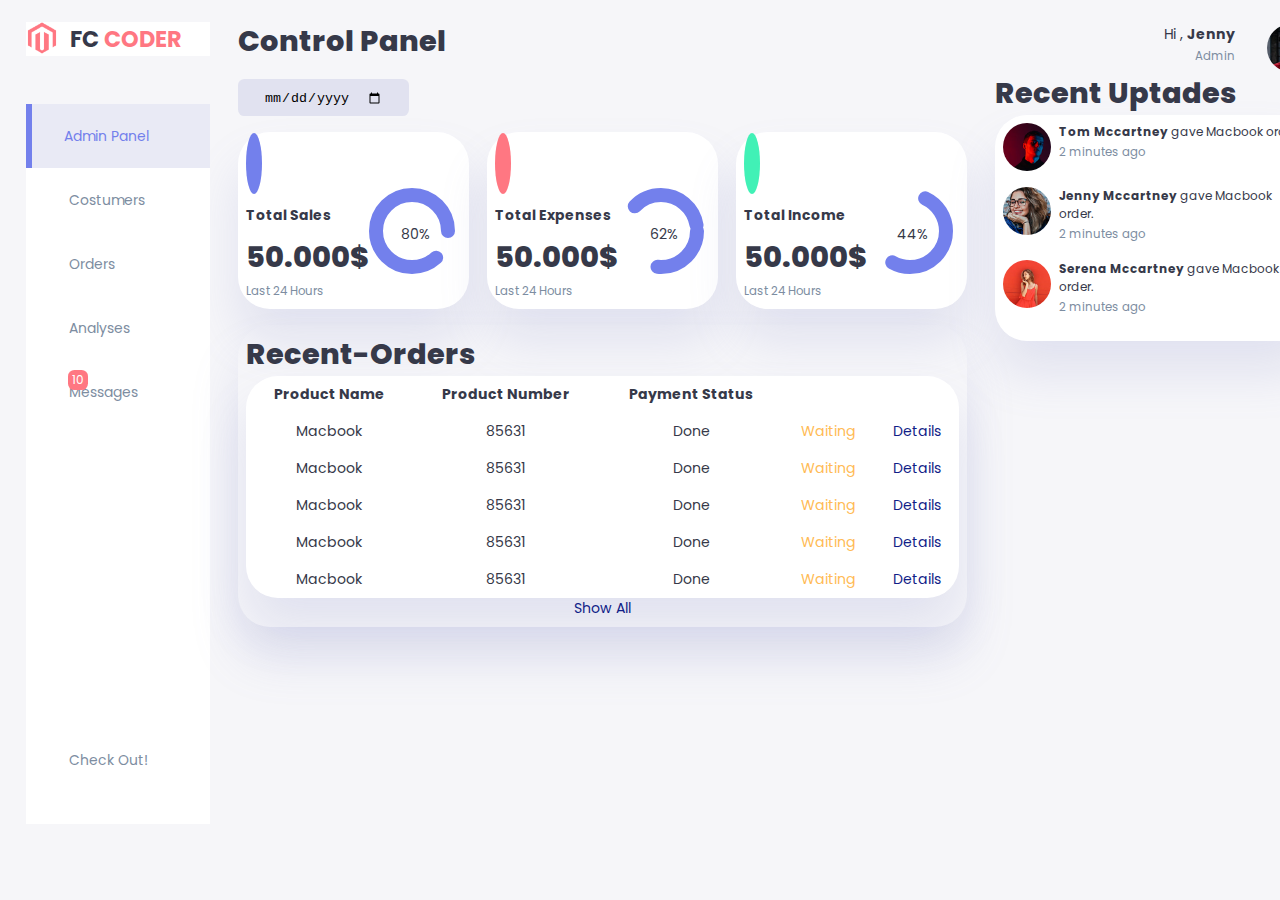
<file: index.html>
<!DOCTYPE html>
<html lang="en">

<head>
  <meta charset="UTF-8" />
  <meta name="viewport" content="width=device-width, initial-scale=1.0" />
  <link rel="stylesheet" href="style.css" />
  <link rel="stylesheet" href="https://cdnjs.cloudflare.com/ajax/libs/font-awesome/6.4.0/css/all.min.css"
    integrity="sha512-iecdLmaskl7CVkqkXNQ/ZH/XLlvWZOJyj7Yy7tcenmpD1ypASozpmT/E0iPtmFIB46ZmdtAc9eNBvH0H/ZpiBw=="
    crossorigin="anonymous" referrerpolicy="no-referrer" />
  <title>Document</title>
</head>

<body>
  <div class="container">
    <aside id="aside-bar">
      <div class="top">
        <div class="logo">
          <img src="./images/logo.png" alt="" />
          <h2>FC <span class="danger">CODER</span></h2>
        </div>
        <div class="close" id="close-btn">
          <i class="fa-solid fa-xmark"></i>
        </div>
      </div>

      <!--SideBar Başlangıç-->

      <div class="sidebar">
        <a href="index.html" class="active">
          <i class="fa-solid fa-border-all"></i>
          <h3>Admin Panel</h3>
        </a>

        <a href="customers.html">
          <i class="fa-regular fa-user"></i>
          <h3>Costumers</h3>
        </a>

        <a href="./orders.html">
          <i class="fa-light fa-clipboard-list"></i>
          <h3>Orders</h3>
        </a>

        <a href="analyses.html">
          <i class="fa-solid fa-chart-line"></i>
          <h3>Analyses</h3>
        </a>

        <a href="">
          <i class="fa-regular fa-envelope"></i>
          <h3>Messages</h3>
          <span class="message-count">10</span>
        </a>

        <a href="">
          <i class="fa-solid fa-arrow-right-from-bracket"></i>
          <h3>Check Out!</h3>
        </a>
      </div>
    </aside>

    <!--Main Start-->

    <main>
      <h1>Control Panel</h1>
      <div class="date">
        <input type="date" />
      </div>
      <div class="insights">

        <!--Sales start -->
        <div class="sales">
          <i class="fa-solid fa-chart-line"></i>
          <div class="middle">
            <div class="left">
              <h3>Total Sales</h3>
              <h1>50.000$</h1>
            </div>
            <div class="progress">
              <svg>
                <circle cx="38" cy="38" r="36"></circle>
              </svg>
              <div class="number">80%</div>
            </div>
          </div>
          <small class="text-muted">Last 24 Hours</small>
        </div>

        <!--Expenses start-->
        <div class="expenses">
          <i class="fa-solid fa-chart-line"></i>
          <div class="middle">
            <div class="left">
              <h3>Total Expenses</h3>
              <h1>50.000$</h1>
            </div>
            <div class="progress">
              <svg>
                <circle cx="38" cy="38" r="36"></circle>
              </svg>
              <div class="number">62%</div>
            </div>
          </div>
          <small class="text-muted">Last 24 Hours</small>
        </div>


        <!--Income start-->
        <div class="income">
          <i class="fa-solid fa-chart-line"></i>
          <div class="middle">
            <div class="left">
              <h3>Total Income</h3>
              <h1>50.000$</h1>
            </div>
            <div class="progress">
              <svg>
                <circle cx="38" cy="38" r="36"></circle>
              </svg>
              <div class="number">44%</div>
            </div>
          </div>
          <small class="text-muted">Last 24 Hours</small>
        </div>
      </div>

      <!--Recent Orders Start -->

      <div class="recent-orders">
        <div class="orders">
          <h1 class="baslik">Recent-Orders</h1>
          <table>
            <tr>
              <th>Product Name</th>
              <th>Product Number</th>
              <th>Payment Status</th>
            </tr>
            <tr>
              <td>Macbook</td>
              <td>85631</td>
              <td>Done</td>
              <td>Waiting</td>
              <td>Details</td>
            </tr>
            <tr>
              <td>Macbook</td>
              <td>85631</td>
              <td>Done</td>
              <td>Waiting</td>
              <td>Details</td>
            </tr>
            <tr>
              <td>Macbook</td>
              <td>85631</td>
              <td>Done</td>
              <td>Waiting</td>
              <td>Details</td>
            </tr>
            <tr>
              <td>Macbook</td>
              <td>85631</td>
              <td>Done</td>
              <td>Waiting</td>
              <td>Details</td>
            </tr>
            <tr>
              <td>Macbook</td>
              <td>85631</td>
              <td>Done</td>
              <td>Waiting</td>
              <td>Details</td>
            </tr>
          </table>
          <a href="https://www.example.com">Show All</a>
        </div>
      </div>
    </main>

    <!--Right Bar-->

    <div class="right">
      <div class="top">
        <button id="open-btn">
          <i class="fa-solid fa-bars"></i>
        </button>
        <div class="profile">
          <div class="info">
            <p>Hi , <b>Jenny</b></p>
            <small class="text-muted">Admin</small>
          </div>

          <div class="profile-photo">
            <img src="images/profile-1.jpg" alt="" />
          </div>
        </div>
      </div>

      <div class="recent-updates">
        <h1>Recent Uptades</h1>
        <div class="updates">
          <div class="update">
            <div class="profile-photo">
              <img src="images/profile-2.jpg" alt="" />
            </div>
            <div class="message">
              <p><b>Tom Mccartney</b> gave Macbook order.</p>
              <small class="text-muted">2 minutes ago</small>
            </div>
          </div>

          <div class="update">
            <div class="profile-photo">
              <img src="images/profile-3.jpg" alt="" />
            </div>
            <div class="message">
              <p><b>Jenny Mccartney</b> gave Macbook order.</p>
              <small class="text-muted">2 minutes ago</small>
            </div>
          </div>

          <div class="update">
            <div class="profile-photo">
              <img src="images/profile-4.jpg" alt="" />
            </div>
            <div class="message">
              <p><b>Serena Mccartney</b> gave Macbook order.</p>
              <small class="text-muted">2 minutes ago</small>
            </div>
          </div>
        </div>
      </div>
    </div>
  </div>

  <script src="app.js"></script>
</body>

</html>
</file>
<file: style.css>
@import url('https://fonts.googleapis.com/css2?family=Poppins:wght@100;200;300;400;500;600;700;800;900&display=swap');

:root {
    --color-primary: #7380ec;
    --color-danger: #ff7782;
    --color-success: #41f1b6;
    --color-warning: #ffbb55;
    --color-white: #fff;
    --color-info-dark: #7d8da1;
    --color-dark-light: #dce1eb;
    --color-dark: #363949;
    --color-light: rgba(132, 139, 200, 0.18);
    --color-primary-variant: #111e88;
    --color-dark-variant: #677483;
    --color-background: #f6f6f9;
    --card-border-radius: 2rem;
    --border-radius-1: 0.4rem;
    --border-radius-2: 0.8rem;
    --border-radius-3: 1.2rem;
    --card-padding: 0.5rem;
    --padding-1: 1.2rem;
    --box-shadow: 0 2rem 3rem var(--color-light);
    --transition: all 300ms ease;
}

* {
    margin: 0;
    padding: 0;
    outline: 0;
    appearance: none;
    border: 0;
    text-decoration: none;
    list-style: none;
    box-sizing: border-box;
}

body {
    font-family: poppins, sans-serif;
    width: 100vw;
    height: 100vh;
    font-size: 0.88rem;
    background: var(--color-background);
    user-select: none;
    overflow-x: hidden;
    color: var(--color-dark);
}

a {
    color: var(--color-dark);
}

i {
    font-size: 1.5rem;
}

img {
    display: block;
    width: 100%;
}

h1 {
    font-weight: 800;
    font-size: 1.8rem;
}


h2 {
    font-size: 1.4rem;
}

h3 {
    font-size: 0.87rem;
}

h4 {
    font-size: 0.8rem;
}

h5 {
    font-size: 0.77rem;
}

.container {
    display: grid;
    width: 96%;
    margin: 0 auto;
    gap: 1.8rem;
    grid-template-columns: 11.5rem auto 20rem;
}

.text-muted {
    color: var(--color-info-dark);
}

.danger {
    color: var(--color-danger);
}

/*Aside Start*/

aside {
    height: 100vh;
}

aside .top {
    background: white;
    display: flex;
    align-items: center;
    justify-content: space-between;
    margin-top: 1.4rem;
}

aside .logo {
    display: flex;
    gap: 0.8rem;
}

aside .logo img {
    width: 2rem;
    height: 2rem;
}

aside .sidebar {
    background-color: white;
    display: flex;
    flex-direction: column;
    height: 80vh;
    position: relative;
    top: 3rem;
}

aside h3 {
    font-weight: 400;
}

aside .sidebar a {
    display: flex;
    align-items: center;
    color: var(--color-info-dark);
    gap: 1rem;
    position: relative;
    height: 4rem;
    transition: var(--transition);
    margin-left: 1.7rem;
}

aside .sidebar i {
    transition: var(--transition);
}

aside .sidebar a:last-child {
    position: absolute;
    bottom: 2rem;
    width: 100%;

}

aside .sidebar a.active {
    background-color: var(--color-light);
    color: var(--color-primary);
    margin-left: 0;
}

aside .sidebar a.active:before {
    content: "";
    width: 6px;
    height: 100%;
    background: var(--color-primary);
}

aside .sidebar a:hover i {
    margin-left: 1rem;
}


aside .sidebar .message-count {
    background: var(--color-danger);
    color: white;
    padding: 1px 4px;
    border-radius: var(--border-radius-1);
    font-size: 12px;
    position: absolute;
    top: 10px;
    left: 15px;
}

aside .sidebar .message-count:hover {
    margin-left: 1rem;
}

/*Expectation Start*/

main {
    margin-top: 20px;
}

main .date {
    display: inline-block;
    background: var(--color-light);
    padding: 0.5rem 1.6rem;
    border-radius: var(--border-radius-1);
    margin-top: 1rem;
}

main .date input[type='date'] {
    background: transparent;
}

.insights {
    display: grid;
    grid-template-columns: repeat(3, 1fr);
    gap: 1.1rem;
}

main .insights>div {
    background-color: var(--color-white);
    padding: var(--card-padding);
    border-radius: var(--card-border-radius);
    margin-top: 1rem;
    box-shadow: var(--box-shadow);
    transition: var(--transition);
}

main .insights>div:hover {
    box-shadow: none;
}

main .insights>div i {
    background-color: var(--color-primary);
    padding: 0.5rem;
    border-radius: 50%;
    color: white;
    font-size: 2rem;
}

main .insights>div.expenses i {
    background-color: var(--color-danger);
}

main .insights>div.income i {
    background-color: var(--color-success);
}

main .insights>div .middle {
    display: flex;
    align-items: center;
    justify-content: center;
}

main .insights h3 {
    margin: 1rem 0 0.6rem;
    font-size: rem;
}

main .insights .progress {
    position: relative;
    width: 92px;
    height: 92px;
    border-radius: 50%;
}

main .insights .progress .number {
    position: absolute;
    top: 0;
    left: 0;
    height: 100%;
    width: 100%;
    display: flex;
    align-items: center;
    justify-content: center;
}

main .insights svg circle {
    fill: none;
    stroke: var(--color-primary);
    stroke-width: 14;
    stroke-linecap: round;
    transform: translate(5px, 5px);
    stroke-dasharray: 200;
    stroke-dashoffset: 92;
}

main .insights .sales svg circle {
    stroke-dasharray: 200;
    stroke-dashoffset: -30;
}

main .insights .expenses svg circle {
    stroke-dasharray: 80;
    stroke-dashoffset: 20;
}

main .insights .income svg circle {
    stroke-dasharray: 110;
    stroke-dashoffset: 35;
}

/*Profile Start*/

.profile-photo {
    width: 3rem;
    height: 3rem;
    border-radius: 50%;
    overflow: hidden;
}

.top button {
    display: none;
}

.right {
    margin-top: 1.5rem;
}

.right .top {
    display: flex;
    justify-content: end;
    gap: 2rem;
}

.right .top .profile {
    display: flex;
    gap: 2rem;
    text-align: right;
}

.right .recents-updates {
    margin-top: 1rem;
}

.recent-updates .updates {
    background-color: var(--color-white);
    padding: var(--card-padding);
    border-radius: var(--card-border-radius);
    box-shadow: var(--box-shadow);
    transition: var(--transition);
}

.recent-updates .updates:hover {
    box-shadow: none;
}

.recent-updates .updates .update {
    display: grid;
    grid-template-columns: 3rem auto;
    gap: 0.5rem;
    margin-bottom: 1rem;
}

.recent-orders>div {
    margin-top: 5rem;
    position: relative;
    background-color: transparent;
    padding: var(--card-padding);
    border-radius: var(--card-border-radius);
    margin-top: 1rem;
    box-shadow: var(--box-shadow);
    transition: var(--transition);
}

.recent-orders table {
    background-color: var(--color-white);
    border-radius: var(--card-border-radius);
    box-shadow: var(--box-shadow);
    transition: var(--transition);
}

.recent-orders>div:hover {
    box-shadow: none;
}

.recent-orders a {
    color: var(--color-primary-variant);
    display: flex;
    justify-content: center;
}

.recent-updates .updates .message p {
    font-size: 12px;
}

table {
    border-collapse: collapse;
    width: 100%;
}

th,
td {
    text-align: center;
    padding: 0.5rem;
}

td:last-child {
    color: var(--color-primary-variant);
}

td:nth-child(4) {
    color: var(--color-warning);
}



@media screen and (max-width:768px) {


    .container {
        margin-top: 3rem;
        width: 80%;
        grid-template-columns: 1fr;
        gap: 1.5rem;
    }

    .recent-orders,
    .recent-updates {
        margin-top: 2.8rem;

    }

    aside {
        position: fixed;
        left: 0;
        background-color: var(--color-white);
        width: 18rem;
        z-index: 5;
        box-shadow: 1rem 3rem 4rem var(--color-light);
        height: 100vh;
        padding-right: var(--card-padding);
        display: none;
    }

    aside .close {
        display: inline-block;
        cursor: pointer;
    }

    main {
        margin-top: 5rem;
    }

    main .insights {
        display: flex;
        flex-direction: column;
    }

    .right .top button {
        display: inline-block;
        background: transparent;
        cursor: pointer;
        position: absolute;
        left: 1rem;
    }

    .right .top {
        position: fixed;
        top: 0;
        left: 0;
        align-items: center;
        padding: 0 1rem;
        height: 5rem;
        background-color: var(--color-white);
        width: 100%;
        margin: 0;
        z-index: 3;
    }

    .active-aside {
        display: block;
    }

}
</file>
